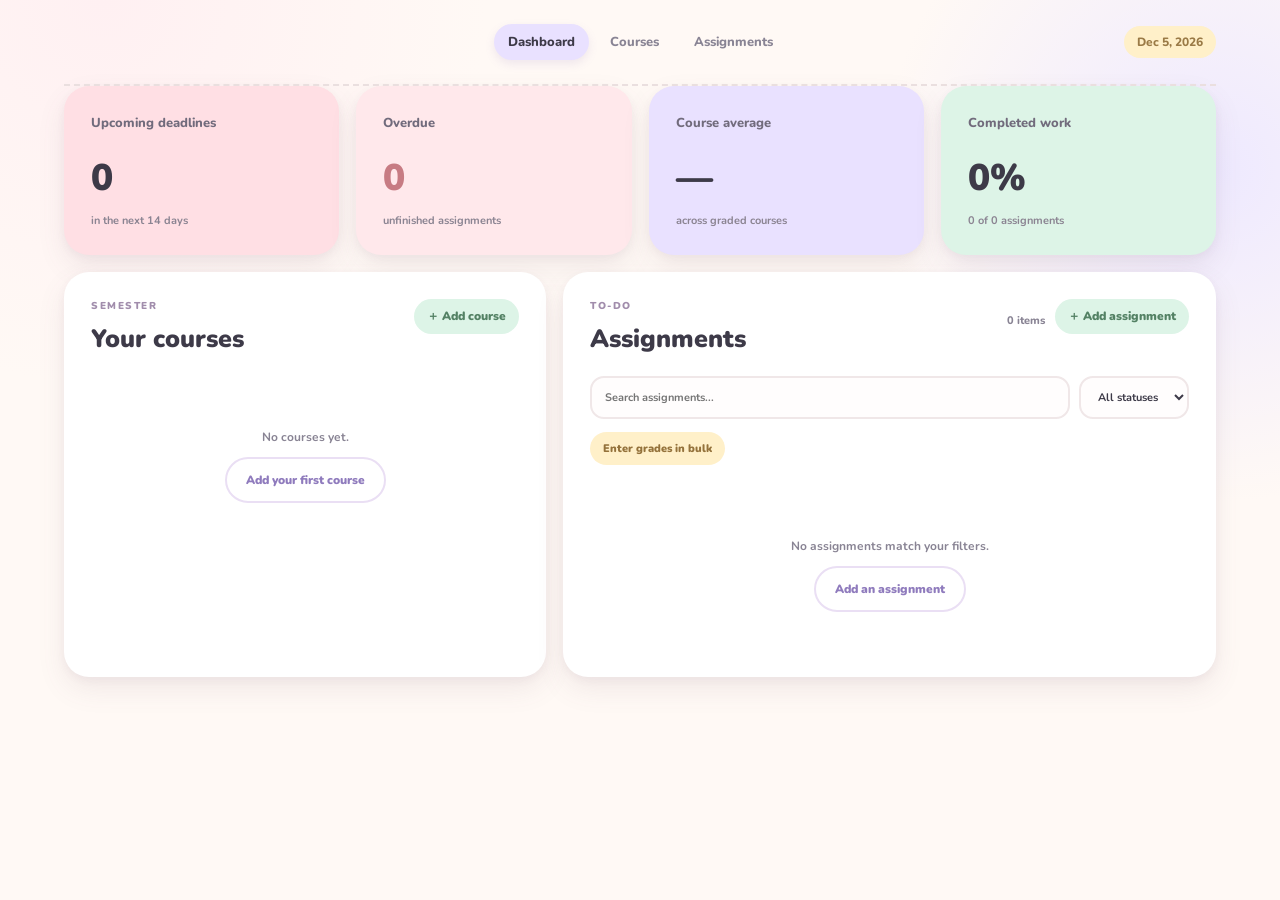
<file: Student_Study_Planner/index.html>
<!doctype html>
<html lang="en">
  <head>
    <meta charset="UTF-8">
    <meta name="viewport" content="width=device-width, initial-scale=1.0">
    <meta name="description" content="A student study planner and grade dashboard.">
    <title>Student Dashboard</title>
    <link rel="preconnect" href="https://fonts.googleapis.com">
    <link rel="preconnect" href="https://fonts.gstatic.com" crossorigin>
    <link href="https://fonts.googleapis.com/css2?family=Nunito:wght@400;600;700;800;900&display=swap" rel="stylesheet">
    <link rel="stylesheet" href="styles.css">
    <script src="script.js" defer></script>
  </head>
  <body>
    <div class="app-shell">
      <header class="topbar">
        <nav aria-label="Main navigation">
          <a class="nav-link active" href="#dashboard">Dashboard</a>
          <a class="nav-link" href="#courses">Courses</a>
          <a class="nav-link" href="#assignments">Assignments</a>
        </nav>
        <span class="today" id="todayLabel"></span>
      </header>

      <main>
        <section class="summary-grid" aria-label="Study summary">
          <article class="summary-card summary-primary"><span class="card-label">Upcoming deadlines</span><strong id="upcomingCount">0</strong><span class="card-note">in the next 14 days</span></article>
          <article class="summary-card overdue-card"><span class="card-label">Overdue</span><strong id="overdueCount">0</strong><span class="card-note">unfinished assignments</span></article>
          <article class="summary-card"><span class="card-label">Course average</span><strong id="courseAverage">—</strong><span class="card-note">across graded courses</span></article>
          <article class="summary-card"><span class="card-label">Completed work</span><strong id="completedCount">0%</strong><span class="card-note" id="completedNote">0 of 0 assignments</span></article>
        </section>

        <section class="content-grid">
          <article class="panel" id="courses">
            <div class="section-heading"><div><p class="eyebrow">SEMESTER</p><h2>Your courses</h2></div><button class="text-button" id="addCourseButton" type="button">＋ Add course</button></div>
            <div id="courseList" class="course-list"></div>
            <div id="courseEmpty" class="empty-state" hidden><p>No courses yet.</p><button class="button button-outline" type="button" id="emptyCourseButton">Add your first course</button></div>
          </article>

          <article class="panel" id="assignments">
            <div class="section-heading"><div><p class="eyebrow">TO-DO</p><h2>Assignments</h2></div><div class="section-actions"><span class="count-label" id="assignmentCount">0 items</span><button class="text-button" id="addAssignmentButton" type="button">＋ Add assignment</button></div></div>
            <div class="toolbar">
              <input id="assignmentSearch" type="search" placeholder="Search assignments..." aria-label="Search assignments">
              <select id="assignmentFilter" aria-label="Filter assignments">
                <option value="all">All statuses</option><option value="todo">To do</option><option value="in-progress">In progress</option><option value="done">Done</option>
              </select>
            </div>
            <button class="bulk-grade-button" id="bulkGradeButton" type="button">Enter grades in bulk</button>
            <div id="assignmentList" class="assignment-list"></div>
            <div id="assignmentEmpty" class="empty-state" hidden><p>No assignments match your filters.</p><button class="button button-outline" type="button" id="emptyAssignmentButton">Add an assignment</button></div>
          </article>
        </section>
      </main>
    </div>

    <div class="modal-backdrop" id="courseModal" hidden>
      <div class="modal" role="dialog" aria-modal="true" aria-labelledby="courseModalTitle">
        <div class="modal-heading"><div><p class="eyebrow">COURSE</p><h2 id="courseModalTitle">Add course</h2></div><button class="close-button" data-close="courseModal" type="button" aria-label="Close">×</button></div>
        <button class="mode-toggle" id="courseModeToggle" type="button" aria-pressed="false">＋ Add several courses instead</button>
        <form id="courseForm">
          <input id="courseId" type="hidden">
          <label class="form-field"><span>Course name</span><input id="courseName" maxlength="80" required placeholder="e.g. Data Structures"></label>
          <div class="form-row"><label class="form-field"><span>Code</span><input id="courseCode" maxlength="20" required placeholder="CS 319"></label><label class="form-field"><span>Instructor</span><input id="courseInstructor" maxlength="60" placeholder="Professor name"></label></div>
          <label class="form-field"><span>Current grade (%)</span><input id="courseGrade" type="number" min="0" max="100" step="0.1" placeholder="Optional"></label>
          <div class="modal-actions"><button class="button button-outline" data-close="courseModal" type="button">Cancel</button><button class="button button-dark" type="submit">Save course</button></div>
        </form>
        <form id="bulkForm" hidden>
          <p class="modal-help">Enter one course per line using <strong>Course name | Course code | Instructor</strong>.</p>
          <label class="form-field"><span>Courses</span><textarea id="bulkCourses" rows="7" required placeholder="Operating Systems | CS 340 | Dr. Smith&#10;Calculus II | MATH 137 | Dr. Jones"></textarea></label>
          <div class="modal-actions"><button class="button button-outline" data-close="courseModal" type="button">Cancel</button><button class="button button-dark" type="submit">Add courses</button></div>
        </form>
      </div>
    </div>

    <div class="modal-backdrop" id="assignmentModal" hidden>
      <div class="modal" role="dialog" aria-modal="true" aria-labelledby="assignmentModalTitle">
        <div class="modal-heading"><div><p class="eyebrow">ASSIGNMENT</p><h2 id="assignmentModalTitle">Add assignment</h2></div><button class="close-button" data-close="assignmentModal" type="button" aria-label="Close">×</button></div>
        <form id="assignmentForm">
          <input id="assignmentId" type="hidden">
          <label class="form-field"><span>Assignment name</span><input id="assignmentName" maxlength="100" required placeholder="e.g. Research paper"></label>
          <div class="form-row"><label class="form-field"><span>Course</span><select id="assignmentCourse" required></select></label><label class="form-field"><span>Due date and time</span><input id="assignmentDue" type="datetime-local" required></label></div>
          <div class="form-row"><label class="form-field"><span>Priority</span><select id="assignmentPriority"><option value="low">Low</option><option value="medium" selected>Medium</option><option value="high">High</option></select></label><label class="form-field"><span>Status</span><select id="assignmentStatus"><option value="todo">To do</option><option value="in-progress">In progress</option><option value="done">Done</option></select></label></div>
          <label class="form-field"><span>Grade (for completed tasks)</span><input id="assignmentGrade" type="number" min="0" max="100" step="0.1" placeholder="Optional, 0–100"></label>
          <div class="modal-actions"><button class="button button-outline" data-close="assignmentModal" type="button">Cancel</button><button class="button button-dark" type="submit">Save assignment</button></div>
        </form>
      </div>
    </div>

    <div class="modal-backdrop" id="bulkGradeModal" hidden>
      <div class="modal bulk-grade-modal" role="dialog" aria-modal="true" aria-labelledby="bulkGradeModalTitle">
        <div class="modal-heading"><div><p class="eyebrow">GRADEBOOK</p><h2 id="bulkGradeModalTitle">Enter grades</h2></div><button class="close-button" data-close="bulkGradeModal" type="button" aria-label="Close">×</button></div>
        <p class="modal-help">Enter grades for completed assignments. Overdue assignments are automatically recorded as 0.</p>
        <form id="bulkGradeForm">
          <div id="bulkGradeList" class="bulk-grade-list"></div>
          <div class="modal-actions"><button class="button button-outline" data-close="bulkGradeModal" type="button">Cancel</button><button class="button button-dark" type="submit">Save all grades</button></div>
        </form>
      </div>
    </div>
  </body>
</html>
</file>
<file: Student_Study_Planner/styles.css>
:root{--ink:#3d3a48;--muted:#898494;--paper:#fff9f5;--white:#fff;--line:#f0e5e4;--pink:#ffdfe4;--lavender:#e9e1ff;--mint:#ddf4e7;--yellow:#fff0c9;--purple:#8f7bbd;--green:#65a27e;--red:#c77b83;--shadow:0 12px 28px rgba(116,91,111,.1),0 3px 8px rgba(116,91,111,.06);font-family:"Nunito",ui-rounded,"Arial Rounded MT Bold",sans-serif;color:var(--ink);background:var(--paper)}
*{box-sizing:border-box}body{margin:0;min-width:320px;background:radial-gradient(circle at 8% 0,#fff0f2 0,transparent 28%),radial-gradient(circle at 95% 24%,#eee9ff 0,transparent 25%),var(--paper)}button,input,select,textarea{font:inherit}button{cursor:pointer}.app-shell{max-width:1280px;margin:auto;padding:0 5% 32px}
.topbar{height:86px;display:flex;align-items:center;justify-content:center;position:relative;border-bottom:2px dashed #eadfdf}.topbar nav{display:flex;gap:7px}.nav-link{padding:9px 14px;border-radius:999px;color:var(--muted);font-size:13px;font-weight:800;text-decoration:none}.nav-link:hover,.nav-link.active{background:var(--lavender);color:var(--ink);box-shadow:0 4px 10px rgba(143,123,189,.14)}.today{position:absolute;right:0;padding:8px 13px;border-radius:999px;background:var(--yellow);color:#9a7a46;font-size:12px;font-weight:800}
.hero{display:flex;justify-content:flex-end;padding:58px 0 42px}.hero-actions{display:flex;gap:10px}.button{border:0;border-radius:999px;padding:13px 19px;font-size:12px;font-weight:900;transition:transform .15s,box-shadow .15s}.button:hover{transform:translateY(-3px);box-shadow:0 8px 16px rgba(116,91,111,.14)}.button-dark{background:var(--purple);color:white;box-shadow:0 5px 12px rgba(143,123,189,.25)}.button-outline{border:2px solid #eadff4;background:white;color:var(--purple)}
.summary-grid{display:grid;grid-template-columns:repeat(4,1fr);gap:17px}.summary-card{min-height:155px;padding:25px 27px;border:0;border-radius:25px;background:var(--white);box-shadow:var(--shadow)}.summary-primary{background:var(--pink)!important}.summary-card:nth-child(2){background:#ffe8eb}.summary-card:nth-child(3){background:var(--lavender)}.summary-card:nth-child(4){background:var(--mint)}.overdue-card strong{color:var(--red)}.card-label{color:#716b7c;font-size:13px;font-weight:800}.summary-card strong{display:block;margin:20px 0 5px;font-size:37px;font-weight:900}.card-note{color:#8b8492;font-size:11px;font-weight:700}
.content-grid{display:grid;grid-template-columns:.85fr 1.15fr;gap:17px;margin-top:17px}.panel{min-width:0;padding:27px;border-radius:25px;background:white;box-shadow:var(--shadow)}.section-heading{display:flex;justify-content:space-between;align-items:start;gap:16px}.section-heading h2{margin:0;font-size:25px;font-weight:900}.eyebrow{margin:0 0 9px;color:#a18dac;font-size:10px;font-weight:900;letter-spacing:1.5px}.text-button{border:0;background:var(--mint);border-radius:999px;padding:9px 13px;color:#538164;font-size:12px;font-weight:900}.count-label{padding-top:7px;color:var(--muted);font-size:11px;font-weight:800}
.section-actions{display:flex;align-items:center;gap:10px}.mode-toggle{margin-bottom:18px;border:0;border-radius:999px;padding:9px 13px;background:var(--lavender);color:var(--purple);font-size:11px;font-weight:900}.mode-toggle:hover{box-shadow:0 5px 12px rgba(143,123,189,.14);transform:translateY(-2px)}
.course-list,.assignment-list{display:grid;gap:10px;margin-top:23px}.course-card{display:grid;grid-template-columns:45px 1fr auto;align-items:center;gap:12px;padding:13px 14px;border:2px solid #f5edef;border-radius:19px;background:#fffdfd;box-shadow:0 5px 12px rgba(116,91,111,.05)}.course-icon{display:grid;place-items:center;width:45px;height:45px;border-radius:16px;background:var(--lavender);color:var(--purple);font-size:12px;font-weight:900}.course-card:nth-child(even) .course-icon{background:var(--mint);color:var(--green)}.course-info{min-width:0}.course-info strong,.course-info span{display:block;overflow:hidden;text-overflow:ellipsis;white-space:nowrap}.course-info strong{font-size:13px;font-weight:900}.course-info span{margin-top:3px;color:var(--muted);font-size:11px;font-weight:700}.course-info small{color:#9a939f;font-size:10px;font-weight:700}.progress{height:7px;margin:9px 0 5px;border-radius:99px;background:#f3edf0}.progress span{display:block;height:100%;border-radius:99px;background:#93cda5}.course-grade{text-align:right}.course-grade strong{display:block;font-size:15px;font-weight:900}.icon-button{border:0;background:transparent;color:#9d94a5;font-size:15px;font-weight:900}.icon-button:hover{color:var(--ink)}.icon-button.danger:hover{color:var(--red)}
.toolbar{display:flex;gap:9px;margin-top:20px}.toolbar input,.toolbar select{min-width:0;padding:11px 13px;border:2px solid #f0e7e8;border-radius:14px;background:#fffdfd;color:var(--ink);font-size:11px;font-weight:700;outline:0}.toolbar input{flex:1}.assignment-row{display:grid;grid-template-columns:27px minmax(0,1fr) auto auto auto;align-items:center;gap:10px;padding:13px 10px;border:2px solid #f5edef;border-radius:18px;background:#fffdfd;box-shadow:0 5px 12px rgba(116,91,111,.04)}.assignment-main{min-width:0}.assignment-main strong,.assignment-main span{display:block;overflow:hidden;text-overflow:ellipsis;white-space:nowrap}.assignment-main strong{font-size:12px;font-weight:900}.assignment-main span{margin-top:4px;color:var(--muted);font-size:10px;font-weight:700}.check-button{width:23px;height:23px;border:2px solid #ddcfdf;border-radius:9px;background:white;color:white;font-size:12px;font-weight:900}.check-button.checked{border-color:#83b990;background:#83b990}.is-done .assignment-main strong{text-decoration:line-through;color:#aaa3ad}.is-overdue{border-color:#f3c3c8;background:#fff7f7}.priority,.status{padding:6px 9px;border-radius:999px;font-size:9px;font-weight:900;text-transform:capitalize}.priority-high{background:#ffe0e2;color:#b5666d}.priority-medium{background:#fff0c9;color:#a17f43}.priority-low{background:#ddf4e7;color:#568568}.status-todo{background:#f0edf2;color:#827b89}.status-in-progress{background:#e4edff;color:#6079a3}.status-done{background:#ddf4e7;color:#568568}.status-overdue{background:#ffd9dd;color:#b45f68}.row-actions{white-space:nowrap}
.bulk-grade-button{margin-top:13px;border:0;border-radius:999px;padding:9px 13px;background:var(--yellow);color:#94723b;font-size:11px;font-weight:900}.bulk-grade-button:hover{box-shadow:0 5px 12px rgba(161,127,67,.15);transform:translateY(-2px)}.bulk-grade-list{display:grid;gap:9px;max-height:310px;overflow:auto;margin-top:18px}.bulk-grade-row{display:flex;align-items:center;justify-content:space-between;gap:14px;padding:12px 14px;border:2px solid #f5edef;border-radius:15px;background:#fffdfd}.bulk-grade-row span{min-width:0}.bulk-grade-row strong,.bulk-grade-row small{display:block;overflow:hidden;text-overflow:ellipsis;white-space:nowrap}.bulk-grade-row strong{font-size:12px}.bulk-grade-row small{margin-top:3px;color:var(--muted);font-size:10px;font-weight:700}.bulk-grade-row input{width:90px;padding:9px;border:2px solid #f0e7e8;border-radius:11px;background:white;color:var(--ink);font-size:12px;font-weight:800}.bulk-grade-row input:disabled{background:#ffdfe4;color:#b45f68}
.empty-state{padding:38px 10px;text-align:center;color:var(--muted);font-size:12px;font-weight:700}.modal-backdrop{position:fixed;inset:0;z-index:5;display:grid;place-items:center;padding:20px;background:rgba(73,61,79,.35);backdrop-filter:blur(4px);overflow-y:auto}.modal-backdrop[hidden]{display:none}.modal{width:min(100%,500px);max-height:calc(100vh - 40px);overflow-y:auto;padding:29px;border:3px solid #f2e9f2;border-radius:28px;background:white;box-shadow:0 25px 80px rgba(73,61,79,.2)}.bulk-grade-modal{display:flex;flex-direction:column}.modal-heading{display:flex;justify-content:space-between;margin-bottom:22px}.modal-heading h2{margin:0;font-size:26px;font-weight:900}.close-button{border:0;background:var(--pink);width:34px;height:34px;border-radius:50%;color:#a7646d;font-size:22px}.form-field{display:grid;gap:7px;margin-bottom:14px;color:#746d7c;font-size:11px;font-weight:900}.form-field input,.form-field select,.form-field textarea{width:100%;padding:12px;border:2px solid #f0e7e8;border-radius:14px;outline:0;background:#fffdfd;color:var(--ink);font-size:13px;font-weight:700}.form-field input:disabled{background:#f3eff3;color:#aaa3ad;cursor:not-allowed}.form-row{display:grid;grid-template-columns:1fr 1fr;gap:12px}.bulk-grade-modal .bulk-grade-list{flex:1;min-height:0}.modal-actions{display:flex;justify-content:end;gap:9px;margin-top:22px;flex-shrink:0}body.modal-open{overflow:hidden}
@media(max-width:850px){.summary-grid{grid-template-columns:repeat(2,1fr)}.hero{display:block}.hero-actions{margin-top:25px}.content-grid{grid-template-columns:1fr}}@media(max-width:600px){.today{right:0}.hero-actions{display:grid;grid-template-columns:1fr 1fr}.summary-grid{grid-template-columns:1fr}.panel{padding:19px}.assignment-row{grid-template-columns:27px minmax(0,1fr) auto}.assignment-row .priority{display:none}.form-row{grid-template-columns:1fr}}
</file>
